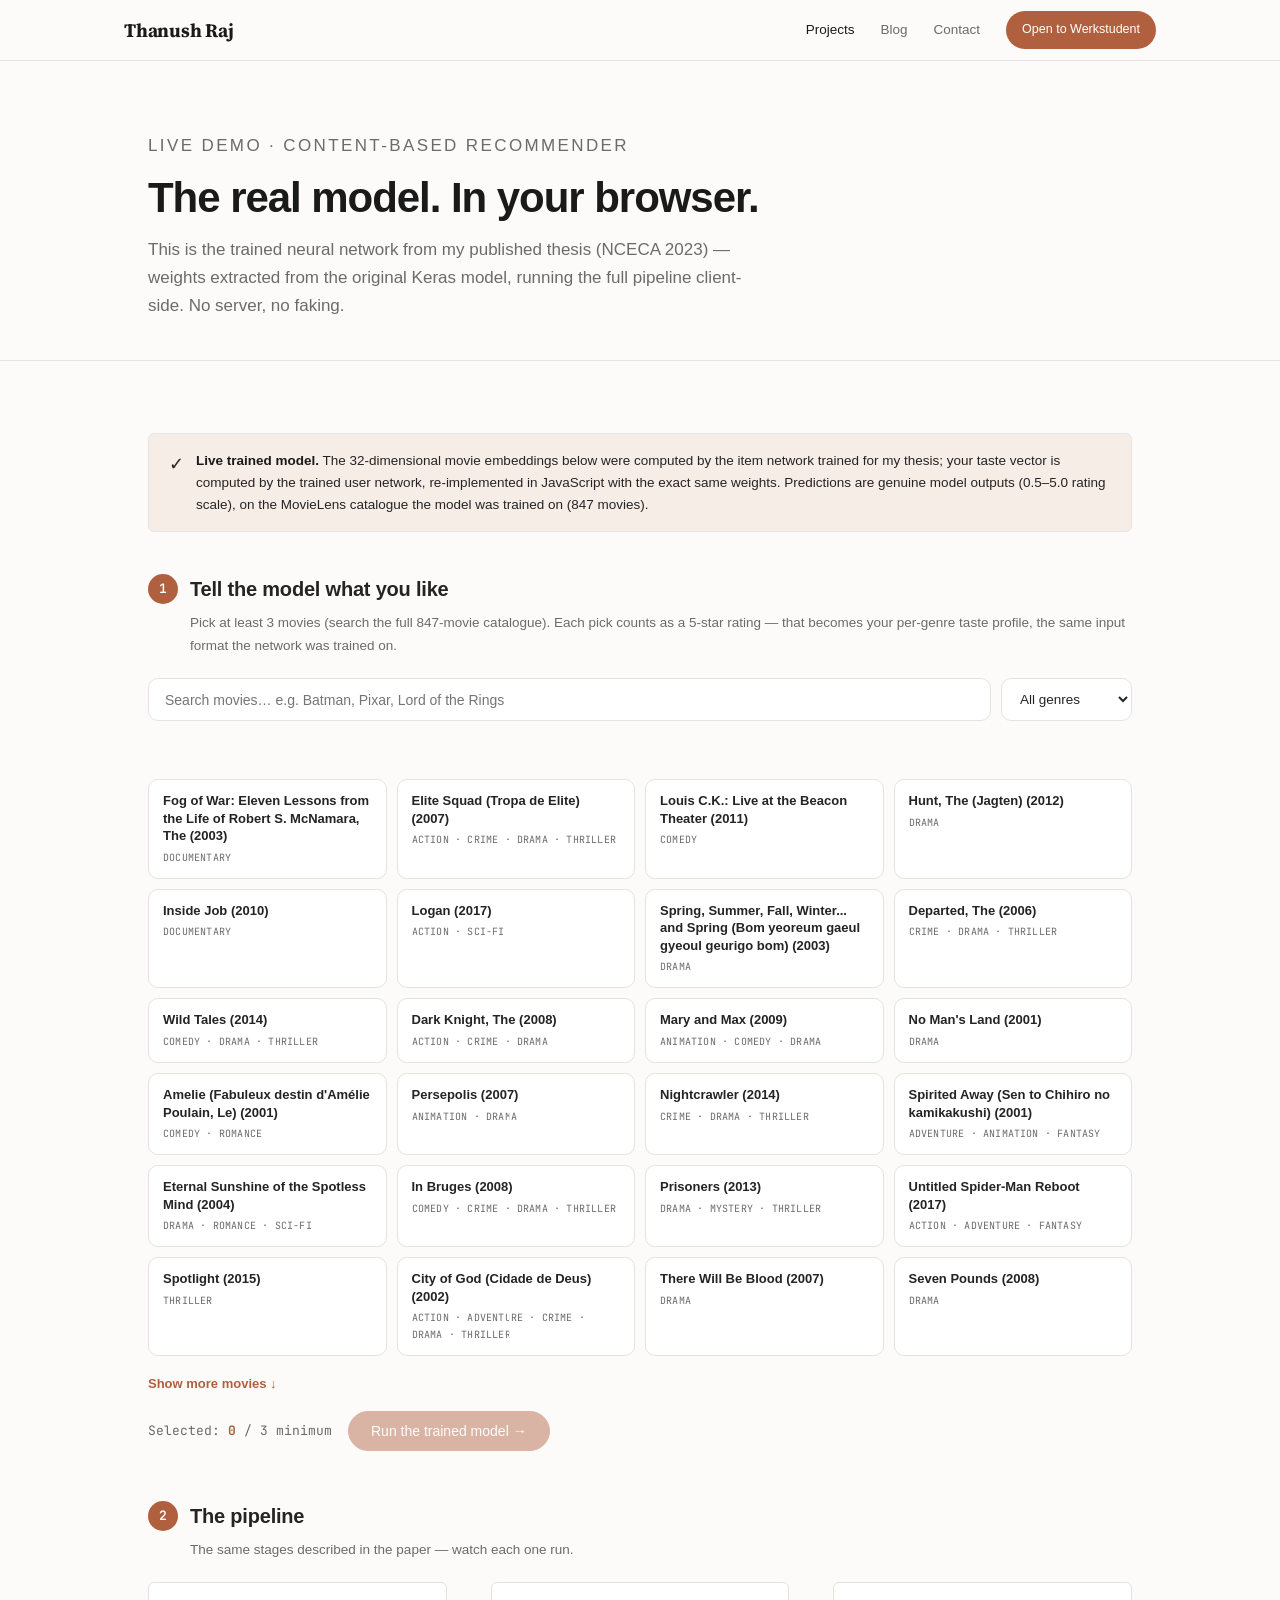
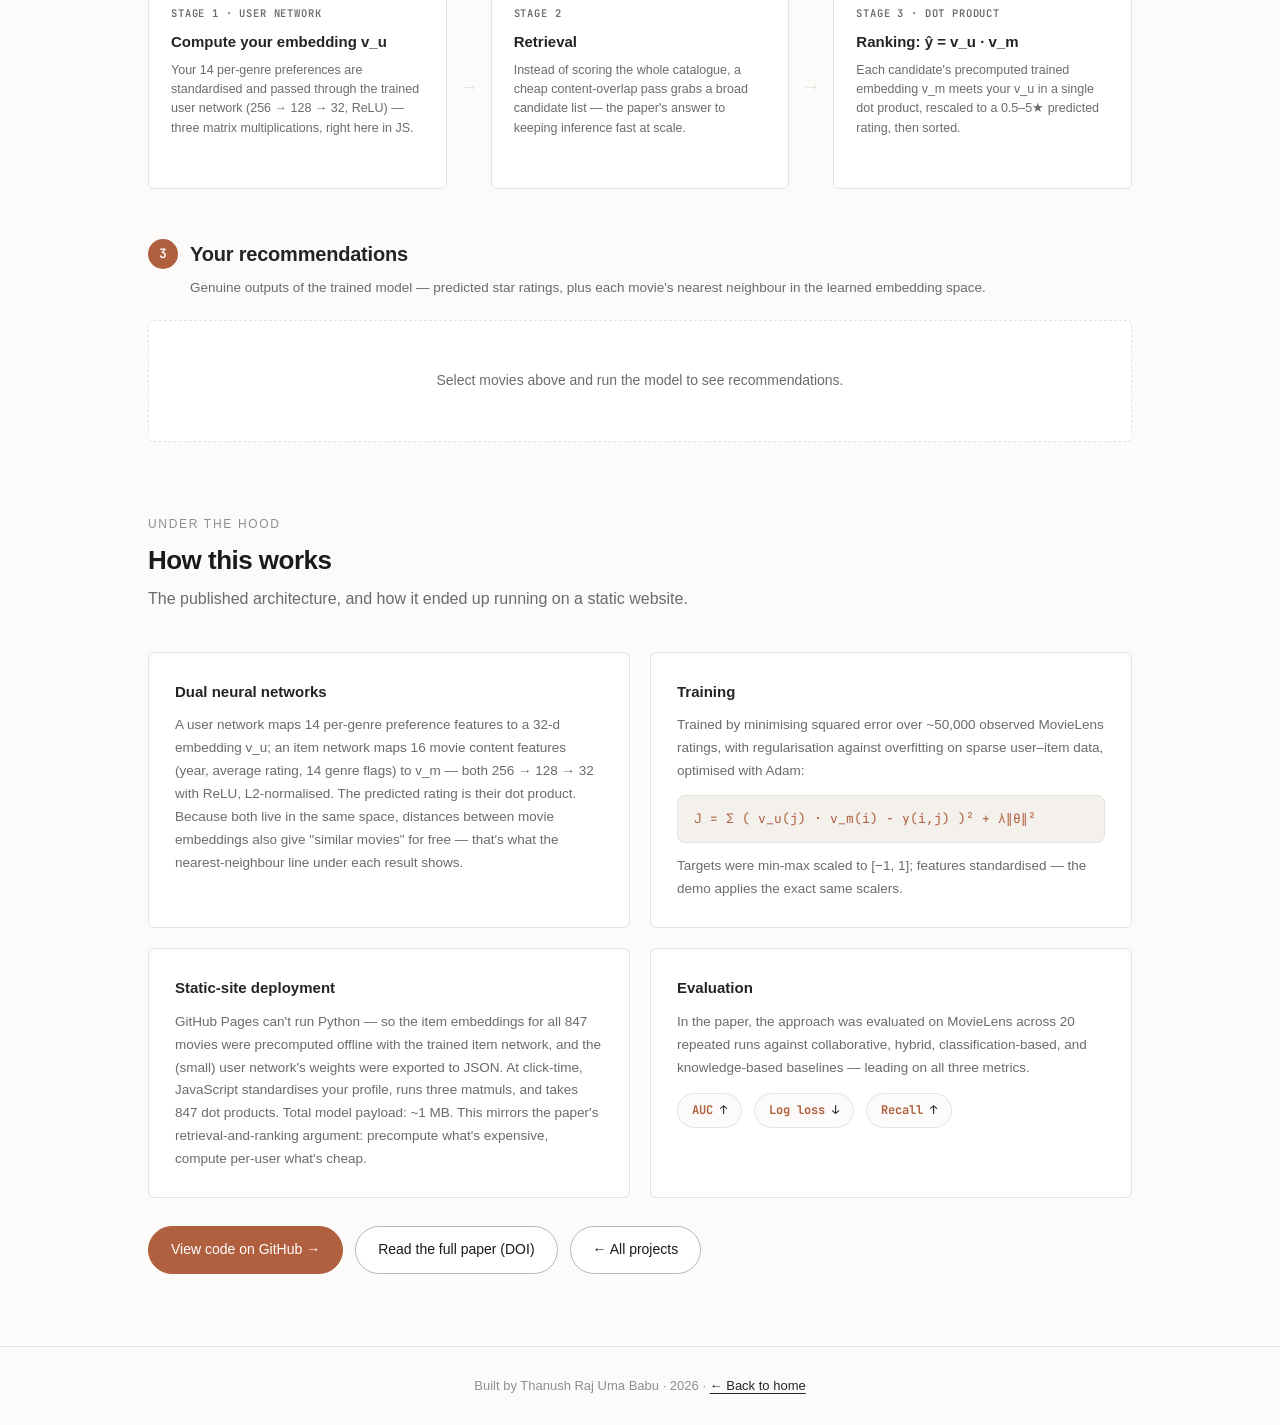
<file: demo/index.html>
<!DOCTYPE html>
<html lang="en">
<head>
<meta charset="UTF-8">
<meta name="viewport" content="width=device-width, initial-scale=1.0">
<link rel="icon" type="image/svg+xml" href="https://thanushthrony.github.io/favicon.svg">
<title>Recommender Demo — Thanush Raj Uma Babu</title>
<meta name="description" content="The actual trained dual-network recommender from my NCECA 2023 paper, running live in your browser.">
<link rel="preconnect" href="https://fonts.googleapis.com">
<link rel="preconnect" href="https://fonts.gstatic.com" crossorigin>
<link href="https://fonts.googleapis.com/css2?family=Inter:wght@400;500;600;700&family=Source+Serif+4:ital,opsz,wght@0,8..60,400;0,8..60,600&family=JetBrains+Mono:wght@400;500;600&display=swap" rel="stylesheet">
<link rel="stylesheet" href="style.css">
<style>
.notice-live{display:flex;gap:12px;align-items:flex-start;background:var(--mint-soft);border:1px solid #E6E6E6;border-radius:var(--radius);padding:16px 20px;margin-bottom:40px;font-size:13.5px;color:#242424;line-height:1.6;}
.notice-live strong{color:#1A1A1A;}
.step-label{display:flex;align-items:center;gap:12px;margin-bottom:6px;}
.step-circle{width:30px;height:30px;border-radius:50%;background:var(--primary);color:#fff;display:flex;align-items:center;justify-content:center;font-family:var(--mono);font-size:13px;font-weight:600;flex-shrink:0;}
.step-title{font-size:20px;font-weight:800;letter-spacing:-0.01em;}
.step-sub{font-size:13.5px;color:var(--text-secondary);margin:0 0 20px 42px;}
.picker-bar{display:flex;gap:10px;margin-bottom:14px;flex-wrap:wrap;}
.search-input{flex:1;min-width:220px;padding:12px 16px;border:1.5px solid var(--border);border-radius:10px;font-family:var(--sans);font-size:14px;background:var(--surface);color:var(--text);outline:none;transition:border-color .2s;}
.search-input:focus{border-color:var(--primary);}
.genre-select{padding:12px 14px;border:1.5px solid var(--border);border-radius:10px;font-family:var(--sans);font-size:13.5px;background:var(--surface);color:var(--text);outline:none;cursor:pointer;}
.movie-grid{display:grid;grid-template-columns:repeat(auto-fill,minmax(200px,1fr));gap:10px;margin-bottom:12px;}
.movie-chip{background:var(--surface);border:1.5px solid var(--border);border-radius:10px;padding:12px 14px;cursor:pointer;transition:all .18s;user-select:none;}
.movie-chip:hover{border-color:var(--primary);}
.movie-chip.selected{border-color:var(--mint);background:var(--mint-soft);}
.movie-chip .m-title{font-size:13px;font-weight:600;line-height:1.35;}
.movie-chip .m-genres{font-family:var(--mono);font-size:10px;color:var(--text-secondary);margin-top:4px;letter-spacing:0.02em;text-transform:uppercase;}
.movie-chip.selected .m-genres{color:#1A1A1A;}
.show-more{font-size:13px;font-weight:600;color:var(--primary);background:none;border:none;cursor:pointer;padding:8px 0;margin-bottom:12px;}
.picked-strip{display:flex;gap:8px;flex-wrap:wrap;margin-bottom:14px;min-height:30px;}
.picked-pill{display:inline-flex;align-items:center;gap:8px;font-size:12px;font-weight:600;background:var(--mint-soft);color:#1A1A1A;border:1px solid #E6E6E6;padding:5px 12px;border-radius:100px;cursor:pointer;}
.picked-pill:hover{background:#EFEFEF;}
.pick-bar{display:flex;align-items:center;gap:16px;flex-wrap:wrap;margin-bottom:48px;}
.pick-count{font-family:var(--mono);font-size:13px;color:var(--text-secondary);}
.pick-count b{color:var(--mint);}
#runBtn:disabled{opacity:0.45;cursor:not-allowed;transform:none;box-shadow:none;}

.pipeline-viz{display:grid;grid-template-columns:1fr auto 1fr auto 1fr;gap:0;align-items:stretch;margin:0 0 48px 0;}
.pstage{background:var(--surface);border:1.5px solid var(--border);border-radius:var(--radius);padding:22px;transition:border-color .3s, box-shadow .3s;}
.pstage.active{border-color:var(--primary);box-shadow:0 0 0 3px var(--primary-soft);}
.pstage.done{border-color:var(--mint);}
.pstage-tag{font-family:var(--mono);font-size:10.5px;font-weight:600;letter-spacing:0.08em;text-transform:uppercase;color:var(--text-secondary);margin-bottom:6px;}
.pstage.active .pstage-tag{color:var(--primary);}
.pstage.done .pstage-tag{color:#1A1A1A;}
.pstage-title{font-size:15px;font-weight:700;margin-bottom:6px;}
.pstage-desc{font-size:12.5px;color:var(--text-secondary);line-height:1.55;}
.pstage-stat{font-family:var(--mono);font-size:12px;color:var(--primary);margin-top:10px;font-weight:600;min-height:18px;}
.parrow{display:flex;align-items:center;padding:0 12px;color:var(--border);font-size:20px;}
.pipeline-viz .parrow.lit{color:var(--mint);}

.results{display:grid;gap:10px;}
.result-row{display:flex;align-items:center;gap:16px;background:var(--surface);border:1px solid var(--border);border-radius:10px;padding:14px 18px;opacity:0;transform:translateY(8px);transition:opacity .4s, transform .4s;}
.result-row.shown{opacity:1;transform:none;}
.result-rank{font-family:var(--mono);font-size:12px;font-weight:600;color:var(--text-secondary);min-width:24px;}
.result-info{flex:1;min-width:0;}
.result-title{font-size:14.5px;font-weight:700;}
.result-why{font-size:11.5px;color:var(--text-secondary);font-family:var(--mono);margin-top:3px;}
.result-why b{color:#1A1A1A;font-weight:600;}
.result-bar-wrap{flex:1;display:flex;align-items:center;gap:12px;min-width:150px;}
.result-bar{flex:1;height:6px;border-radius:6px;background:var(--code-bg);overflow:hidden;}
.result-fill{height:100%;border-radius:6px;background:linear-gradient(90deg,var(--primary),var(--mint));width:0;transition:width .8s cubic-bezier(.2,.8,.2,1);}
.result-score{font-family:var(--mono);font-size:13px;font-weight:600;color:var(--mint);min-width:52px;text-align:right;}
.results-empty{text-align:center;padding:48px 20px;color:var(--text-secondary);font-size:14px;background:var(--surface);border:1px dashed var(--border);border-radius:var(--radius);}

.under-hood{margin-top:72px;}
.hood-grid{display:grid;grid-template-columns:1fr 1fr;gap:20px;}
.hood-card{background:var(--surface);border:1px solid var(--border);border-radius:var(--radius);padding:26px;}
.hood-card h4{font-size:15px;font-weight:700;margin-bottom:10px;display:flex;align-items:center;gap:8px;}
.hood-card p{font-size:13.5px;color:var(--text-secondary);line-height:1.7;}
.hood-formula{font-family:var(--mono);font-size:13px;background:var(--code-bg);border:1px solid var(--border);border-radius:8px;padding:12px 16px;margin:12px 0;color:var(--violet);overflow-x:auto;}
.metric-row{display:flex;gap:12px;margin-top:14px;flex-wrap:wrap;}
.metric-pill{font-family:var(--mono);font-size:12px;padding:6px 14px;border-radius:100px;border:1px solid var(--border);background:var(--bg);}
.metric-pill b{color:var(--primary);}
@media(max-width:820px){
  .pipeline-viz{grid-template-columns:1fr;gap:8px;}
  .parrow{transform:rotate(90deg);justify-content:center;padding:4px 0;}
  .hood-grid{grid-template-columns:1fr;}
  .result-row{flex-wrap:wrap;}
  .result-bar-wrap{width:100%;flex-basis:100%;}
}
</style>
<style>
:root{--bg:#fcfbf9;--surface:#fff;--primary:#B0603F;--primary-soft:rgba(176,96,63,0.12);--mint:#B0603F;--mint-soft:#f7ede7;--violet:#B0603F;--border:#e5e3de;--border-light:#efece6;--code-bg:#f4f1ec;--sans:Helvetica,Arial,sans-serif;}
body{font-family:Helvetica,Arial,sans-serif;}
.page-hero h1,.step-title,.section-title{font-family:Helvetica,Arial,sans-serif;}
.nav,.nav.dark-page,.nav.scrolled{background:rgba(252,251,249,0.96);}
.page-hero,.section.alt,.contact-section{background:var(--bg);}
.page-hero-eyebrow{color:#B0603F;}
.nav-links .werkstudent-badge{background:#B0603F;}
.nav-links .werkstudent-badge:hover{background:#9a4f32;}
.btn-primary,.btn-blue{background:#B0603F;border-color:#B0603F;}
.btn-primary:hover,.btn-blue:hover{background:#9a4f32;}
footer,.page-hero,body{background:var(--bg);}
</style>
</head>
<body>

<nav class="nav dark-page" id="nav">
  <div class="nav-inner">
    <a href="https://thanushthrony.github.io/" class="nav-logo">Thanush Raj</a>
    <div class="nav-links" id="navLinks">
      <a href="https://thanushthrony.github.io/projects/" class="active">Projects</a>
      <a href="https://thanushthrony.github.io/blog/">Blog</a>
      <a href="https://thanushthrony.github.io/#contact">Contact</a>
      <a href="https://thanushthrony.github.io/#contact" class="werkstudent-badge">Open to Werkstudent</a>
    </div>
    <button class="nav-toggle" id="navToggle" aria-label="Menu"><span></span><span></span><span></span></button>
  </div>
</nav>

<header class="page-hero">
  <div class="wrap">
    <p class="page-hero-eyebrow">Live Demo · Content-Based Recommender</p>
    <h1>The real model. In your browser.</h1>
    <p>This is the trained neural network from my published thesis (NCECA 2023) — weights extracted from the original Keras model, running the full pipeline client-side. No server, no faking.</p>
  </div>
</header>

<section class="section">
  <div class="wrap">

    <div class="notice-live">
      <span style="font-size:18px;">✓</span>
      <div><strong>Live trained model.</strong> The 32-dimensional movie embeddings below were computed by the item network trained for my thesis; your taste vector is computed by the trained user network, re-implemented in JavaScript with the exact same weights. Predictions are genuine model outputs (0.5–5.0 rating scale), on the MovieLens catalogue the model was trained on (847 movies).</div>
    </div>

    <!-- STEP 1 -->
    <div class="step-label"><span class="step-circle">1</span><h2 class="step-title">Tell the model what you like</h2></div>
    <p class="step-sub">Pick at least 3 movies (search the full 847-movie catalogue). Each pick counts as a 5-star rating — that becomes your per-genre taste profile, the same input format the network was trained on.</p>
    <div class="picker-bar">
      <input type="text" class="search-input" id="searchInput" placeholder="Search movies… e.g. Batman, Pixar, Lord of the Rings">
      <select class="genre-select" id="genreSelect"><option value="">All genres</option></select>
    </div>
    <div class="picked-strip" id="pickedStrip"></div>
    <div class="movie-grid" id="movieGrid"></div>
    <button class="show-more" id="showMore">Show more movies ↓</button>
    <div class="pick-bar">
      <span class="pick-count" id="pickCount">Selected: <b>0</b> / 3 minimum</span>
      <button class="btn btn-primary" id="runBtn" disabled>Run the trained model →</button>
      <button class="btn btn-ghost" id="resetBtn" style="display:none;">Reset</button>
    </div>

    <!-- STEP 2 -->
    <div class="step-label"><span class="step-circle">2</span><h2 class="step-title">The pipeline</h2></div>
    <p class="step-sub">The same stages described in the paper — watch each one run.</p>
    <div class="pipeline-viz">
      <div class="pstage" id="stage1">
        <div class="pstage-tag">Stage 1 · User network</div>
        <div class="pstage-title">Compute your embedding v_u</div>
        <div class="pstage-desc">Your 14 per-genre preferences are standardised and passed through the trained user network (256 → 128 → 32, ReLU) — three matrix multiplications, right here in JS.</div>
        <div class="pstage-stat" id="stat1"></div>
      </div>
      <div class="parrow" id="arrow1">→</div>
      <div class="pstage" id="stage2">
        <div class="pstage-tag">Stage 2</div>
        <div class="pstage-title">Retrieval</div>
        <div class="pstage-desc">Instead of scoring the whole catalogue, a cheap content-overlap pass grabs a broad candidate list — the paper's answer to keeping inference fast at scale.</div>
        <div class="pstage-stat" id="stat2"></div>
      </div>
      <div class="parrow" id="arrow2">→</div>
      <div class="pstage" id="stage3">
        <div class="pstage-tag">Stage 3 · Dot product</div>
        <div class="pstage-title">Ranking: ŷ = v_u · v_m</div>
        <div class="pstage-desc">Each candidate's precomputed trained embedding v_m meets your v_u in a single dot product, rescaled to a 0.5–5★ predicted rating, then sorted.</div>
        <div class="pstage-stat" id="stat3"></div>
      </div>
    </div>

    <!-- STEP 3 -->
    <div class="step-label"><span class="step-circle">3</span><h2 class="step-title">Your recommendations</h2></div>
    <p class="step-sub">Genuine outputs of the trained model — predicted star ratings, plus each movie's nearest neighbour in the learned embedding space.</p>
    <div class="results" id="results">
      <div class="results-empty" id="resultsEmpty">Select movies above and run the model to see recommendations.</div>
    </div>

    <!-- UNDER THE HOOD -->
    <div class="under-hood">
      <p class="section-label">Under the hood</p>
      <h2 class="section-title" style="font-size:26px;">How this works</h2>
      <p class="section-desc">The published architecture, and how it ended up running on a static website.</p>
      <div class="hood-grid">
        <div class="hood-card reveal">
          <h4>Dual neural networks</h4>
          <p>A user network maps 14 per-genre preference features to a 32-d embedding v_u; an item network maps 16 movie content features (year, average rating, 14 genre flags) to v_m — both 256 → 128 → 32 with ReLU, L2-normalised. The predicted rating is their dot product. Because both live in the same space, distances between movie embeddings also give "similar movies" for free — that's what the nearest-neighbour line under each result shows.</p>
        </div>
        <div class="hood-card reveal">
          <h4>Training</h4>
          <p>Trained by minimising squared error over ~50,000 observed MovieLens ratings, with regularisation against overfitting on sparse user–item data, optimised with Adam:</p>
          <div class="hood-formula">J = Σ ( v_u(j) · v_m(i) − y(i,j) )² + λ‖θ‖²</div>
          <p>Targets were min-max scaled to [−1, 1]; features standardised — the demo applies the exact same scalers.</p>
        </div>
        <div class="hood-card reveal">
          <h4>Static-site deployment</h4>
          <p>GitHub Pages can't run Python — so the item embeddings for all 847 movies were precomputed offline with the trained item network, and the (small) user network's weights were exported to JSON. At click-time, JavaScript standardises your profile, runs three matmuls, and takes 847 dot products. Total model payload: ~1 MB. This mirrors the paper's retrieval-and-ranking argument: precompute what's expensive, compute per-user what's cheap.</p>
        </div>
        <div class="hood-card reveal">
          <h4>Evaluation</h4>
          <p>In the paper, the approach was evaluated on MovieLens across 20 repeated runs against collaborative, hybrid, classification-based, and knowledge-based baselines — leading on all three metrics.</p>
          <div class="metric-row">
            <span class="metric-pill"><b>AUC</b> ↑</span>
            <span class="metric-pill"><b>Log loss</b> ↓</span>
            <span class="metric-pill"><b>Recall</b> ↑</span>
          </div>
        </div>
      </div>
      <div style="margin-top:28px;display:flex;gap:12px;flex-wrap:wrap;">
        <a href="https://github.com/thanushthrony/movie-recommender" target="_blank" rel="noopener" class="btn btn-blue">View code on GitHub →</a>
        <a href="https://doi.org/10.5281/zenodo.7965018" target="_blank" rel="noopener" class="btn btn-ghost">Read the full paper (DOI)</a>
        <a href="https://thanushthrony.github.io/projects/" class="btn btn-ghost">← All projects</a>
      </div>
    </div>

  </div>
</section>

<footer>
  <div class="wrap"><p>Built by Thanush Raj Uma Babu · 2026 · <a href="https://thanushthrony.github.io/">← Back to home</a></p></div>
</footer>

<script src="model-data.js"></script>
<script>
const nav=document.getElementById('nav');
window.addEventListener('scroll',()=>nav.classList.toggle('scrolled',window.scrollY>40));
document.getElementById('navToggle').addEventListener('click',()=>document.getElementById('navLinks').classList.toggle('open'));
const obs=new IntersectionObserver(es=>es.forEach(e=>{if(e.isIntersecting)e.target.classList.add('visible');}),{threshold:0.1});
document.querySelectorAll('.reveal').forEach(el=>obs.observe(el));

/* ═══════════ Real trained model, in-browser ═══════════ */
const D=MODEL_DATA;
const GENRES=D.genres;

/* --- linear algebra for the user tower --- */
function matvec(W,b,x){ // W: in×out, x: in  → out
  const out=new Float64Array(b.length);
  for(let i=0;i<x.length;i++){
    const xi=x[i]; if(xi===0) continue;
    const row=W[i];
    for(let j=0;j<row.length;j++) out[j]+=xi*row[j];
  }
  for(let j=0;j<b.length;j++) out[j]+=b[j];
  return out;
}
const relu=v=>{for(let i=0;i<v.length;i++) if(v[i]<0)v[i]=0; return v;};
function userTower(x14){
  const T=D.userTower;
  let h=relu(matvec(T.W1,T.b1,x14));
  h=relu(matvec(T.W2,T.b2,h));
  let v=matvec(T.W3,T.b3,h);
  let n=0; for(let i=0;i<v.length;i++) n+=v[i]*v[i];
  n=Math.sqrt(n)||1;
  for(let i=0;i<v.length;i++) v[i]/=n;
  return v;
}
const dot=(a,b)=>{let s=0;for(let i=0;i<a.length;i++)s+=a[i]*b[i];return s;};
const unscaleY=s=>((s+1)/2)*(D.target.max-D.target.min)+D.target.min;

/* --- picker UI --- */
const grid=document.getElementById('movieGrid');
const searchInput=document.getElementById('searchInput');
const genreSelect=document.getElementById('genreSelect');
const pickedStrip=document.getElementById('pickedStrip');
const selected=new Map(); // idx -> movie
let visibleLimit=24;

GENRES.forEach(g=>{const o=document.createElement('option');o.value=g;o.textContent=g;genreSelect.appendChild(o);});

// stable "interesting first" order: by avg rating desc
const order=D.movies.map((m,i)=>i).sort((a,b)=>D.movies[b].r-D.movies[a].r);

function matches(m,q,g){
  if(g && !m.g.includes(g)) return false;
  if(q && !m.t.toLowerCase().includes(q)) return false;
  return true;
}
function renderGrid(){
  const q=searchInput.value.trim().toLowerCase();
  const g=genreSelect.value;
  grid.innerHTML='';
  let shown=0, total=0;
  for(const i of order){
    const m=D.movies[i];
    if(!matches(m,q,g)) continue;
    total++;
    if(shown>=visibleLimit) continue;
    shown++;
    const d=document.createElement('div');
    d.className='movie-chip'+(selected.has(i)?' selected':'');
    d.setAttribute('role','button');d.setAttribute('tabindex','0');
    d.innerHTML=`<div class="m-title">${m.t}</div><div class="m-genres">${m.g.replace(/\|/g,' · ')}</div>`;
    const toggle=()=>{
      if(selected.has(i)) selected.delete(i); else selected.set(i,m);
      renderGrid(); renderPicked(); updateCount();
    };
    d.addEventListener('click',toggle);
    d.addEventListener('keydown',e=>{if(e.key==='Enter'||e.key===' '){e.preventDefault();toggle();}});
    grid.appendChild(d);
  }
  document.getElementById('showMore').style.display = total>shown ? 'block':'none';
  if(total===0) grid.innerHTML='<div style="grid-column:1/-1;color:var(--text-secondary);font-size:13px;padding:16px 4px;">No matches — try a different search. The catalogue covers MovieLens titles from ~2000–2016.</div>';
}
function renderPicked(){
  pickedStrip.innerHTML='';
  selected.forEach((m,i)=>{
    const p=document.createElement('span');
    p.className='picked-pill';
    p.innerHTML=`★ ${m.t} <b>×</b>`;
    p.title='Remove';
    p.addEventListener('click',()=>{selected.delete(i);renderGrid();renderPicked();updateCount();});
    pickedStrip.appendChild(p);
  });
}
function updateCount(){
  document.getElementById('pickCount').innerHTML=`Selected: <b>${selected.size}</b> / 3 minimum`;
  document.getElementById('runBtn').disabled=selected.size<3;
}
searchInput.addEventListener('input',()=>{visibleLimit=24;renderGrid();});
genreSelect.addEventListener('change',()=>{visibleLimit=24;renderGrid();});
document.getElementById('showMore').addEventListener('click',()=>{visibleLimit+=24;renderGrid();});
renderGrid();

/* --- pipeline --- */
const sleep=ms=>new Promise(r=>setTimeout(r,ms));
document.getElementById('runBtn').addEventListener('click',runPipeline);
document.getElementById('resetBtn').addEventListener('click',()=>{
  selected.clear();renderGrid();renderPicked();updateCount();
  ['stage1','stage2','stage3'].forEach(id=>document.getElementById(id).classList.remove('active','done'));
  ['stat1','stat2','stat3'].forEach(id=>document.getElementById(id).textContent='');
  ['arrow1','arrow2'].forEach(id=>document.getElementById(id).classList.remove('lit'));
  document.getElementById('results').innerHTML='<div class="results-empty">Select movies above and run the model to see recommendations.</div>';
  document.getElementById('resetBtn').style.display='none';
  window.scrollTo({top:0,behavior:'smooth'});
});

async function runPipeline(){
  const btn=document.getElementById('runBtn');
  btn.disabled=true;
  const results=document.getElementById('results');
  results.innerHTML='';

  /* Stage 1: user profile -> trained user network */
  const s1=document.getElementById('stage1');
  s1.classList.remove('done');s1.classList.add('active');
  window.scrollTo({top:s1.getBoundingClientRect().top+window.scrollY-window.innerHeight/2+100,behavior:'smooth'});
  await sleep(750);
  // per-genre preference: liked movies count as 5★ ratings → genre average = 5.0 where present, 0 where unrated (training convention)
  const gpref=new Array(GENRES.length).fill(0);
  selected.forEach(m=>m.gv.forEach((flag,gi)=>{if(flag)gpref[gi]=5.0;}));
  // standardise with the training scaler, then run the trained tower
  const x=gpref.map((v,i)=>(v-D.userScaler.mean[i])/D.userScaler.scale[i]);
  const vu=userTower(x);
  const likedGenres=GENRES.filter((g,i)=>gpref[i]>0);
  document.getElementById('stat1').textContent=`v_u computed (32-d) · signals: ${likedGenres.slice(0,4).join(', ')}${likedGenres.length>4?'…':''}`;
  s1.classList.remove('active');s1.classList.add('done');
  document.getElementById('arrow1').classList.add('lit');

  /* Stage 2: retrieval by content overlap */
  const s2=document.getElementById('stage2');
  s2.classList.add('active');
  await sleep(750);
  const selIdx=new Set(selected.keys());
  const candidates=D.movies.map((m,i)=>{
    let ov=0; m.gv.forEach((f,gi)=>{if(f&&gpref[gi]>0)ov++;});
    return {i,ov};
  }).filter(c=>!selIdx.has(c.i)&&c.ov>0)
    .sort((a,b)=>b.ov-a.ov)
    .slice(0,80);
  document.getElementById('stat2').textContent=`${D.movies.length} movies → ${candidates.length} candidates retrieved`;
  s2.classList.remove('active');s2.classList.add('done');
  document.getElementById('arrow2').classList.add('lit');

  /* Stage 3: rank with the trained model */
  const s3=document.getElementById('stage3');
  s3.classList.add('active');
  await sleep(750);
  const ranked=candidates.map(c=>{
    const pred=Math.min(5,Math.max(0.5,unscaleY(dot(vu,D.vm[c.i]))));
    return {...c,pred};
  }).sort((a,b)=>b.pred-a.pred).slice(0,10);
  document.getElementById('stat3').textContent=`${candidates.length} dot products · sorted by predicted ★`;
  s3.classList.remove('active');s3.classList.add('done');

  /* nearest trained-embedding neighbour for each result */
  function nearest(idx){
    let best=-1,bd=Infinity;
    const v=D.vm[idx];
    for(let j=0;j<D.vm.length;j++){
      if(j===idx) continue;
      let d2=0; const u=D.vm[j];
      for(let k=0;k<32;k++){const df=v[k]-u[k];d2+=df*df;}
      if(d2<bd){bd=d2;best=j;}
    }
    return D.movies[best];
  }

  await sleep(300);
  window.scrollTo({top:results.getBoundingClientRect().top+window.scrollY-160,behavior:'smooth'});
  ranked.forEach((r,idx)=>{
    const m=D.movies[r.i];
    const nn=nearest(r.i);
    const row=document.createElement('div');
    row.className='result-row';
    const pct=Math.round(((r.pred-0.5)/4.5)*100);
    row.innerHTML=`
      <span class="result-rank">#${idx+1}</span>
      <div class="result-info">
        <div class="result-title">${m.t}</div>
        <div class="result-why">${m.g.replace(/\|/g,' · ')} &nbsp;·&nbsp; closest in embedding space: <b>${nn.t}</b></div>
      </div>
      <div class="result-bar-wrap">
        <div class="result-bar"><div class="result-fill" data-w="${pct}"></div></div>
        <span class="result-score">★ ${r.pred.toFixed(2)}</span>
      </div>`;
    results.appendChild(row);
    setTimeout(()=>{
      row.classList.add('shown');
      row.querySelector('.result-fill').style.width=row.querySelector('.result-fill').dataset.w+'%';
    },idx*120+100);
  });

  document.getElementById('resetBtn').style.display='inline-flex';
  btn.disabled=selected.size<3;
}
</script>
</body>
</html>
</file>
<file: demo/style.css>
/* ═══ Thanush Raj — minimal editorial design system ═══ */
*,*::before,*::after{box-sizing:border-box;margin:0;padding:0;}
:root{
  --bg:#FFFFFF;
  --surface:#FFFFFF;
  /* monochrome remapping — legacy color vars resolve to ink/gray so all pages restyle */
  --hero-from:#1A1A1A;
  --hero-to:#1A1A1A;
  --primary:#1A1A1A;
  --primary-soft:#F5F5F5;
  --mint:#1A1A1A;
  --mint-soft:#F5F5F5;
  --amber:#8F8F8F;
  --amber-soft:#F7F7F7;
  --coral:#8F8F8F;
  --coral-soft:#F7F7F7;
  --violet:#1A1A1A;
  --violet-soft:#F5F5F5;
  --text:#242424;
  --ink:#1A1A1A;
  --text-secondary:#6B6B6B;
  --faint:#8F8F8F;
  --border:#E6E6E6;
  --border-light:#F0F0F0;
  --code-bg:#F7F7F7;
  --radius:6px;
  --radius-lg:8px;
  --shadow:none;
  --shadow-lg:none;
  --mono:'JetBrains Mono', ui-monospace, monospace;
  --sans:'Inter', -apple-system, BlinkMacSystemFont, sans-serif;
  --serif:'Source Serif 4', Georgia, 'Times New Roman', serif;
  --max-w:1032px;
  --prose-w:680px;
  --section-py:72px;
}
html{scroll-behavior:smooth;-webkit-font-smoothing:antialiased;text-rendering:optimizeLegibility;}
body{font-family:var(--serif);color:var(--text);background:var(--bg);line-height:1.7;font-size:16px;}
a{color:inherit;text-decoration:none;}
img{max-width:100%;display:block;}
.wrap{max-width:var(--max-w);margin:0 auto;padding:0 24px;}
.prose{max-width:var(--prose-w);}

/* ─── Navigation: always light, thin rule ─── */
.nav{position:fixed;top:0;left:0;right:0;z-index:100;padding:0 24px;background:rgba(255,255,255,0.96);backdrop-filter:blur(8px);-webkit-backdrop-filter:blur(8px);border-bottom:1px solid var(--border);}
.nav.dark-page{background:rgba(255,255,255,0.96);}
.nav.scrolled{background:rgba(255,255,255,0.98);box-shadow:none;}
.nav-inner{max-width:var(--max-w);margin:0 auto;display:flex;align-items:center;justify-content:space-between;height:60px;}
.nav-logo{font-family:var(--serif);font-weight:700;font-size:19px;letter-spacing:-0.01em;color:var(--ink);}
.nav.scrolled .nav-logo{color:var(--ink);}
.nav-logo span{color:var(--ink);}
.nav-links{display:flex;gap:26px;align-items:center;}
.nav-links a{font-family:var(--sans);font-size:13.5px;font-weight:400;color:var(--text-secondary);transition:color .2s;}
.nav.scrolled .nav-links a{color:var(--text-secondary);}
.nav-links a:hover{color:var(--ink);}
.nav-links a.active{color:var(--ink);font-weight:500;}
.nav.scrolled .nav-links a.active{color:var(--ink);font-weight:500;}
.nav-links .werkstudent-badge{font-family:var(--sans);font-size:12.5px;font-weight:500;letter-spacing:0;padding:8px 16px;border-radius:99px;background:var(--ink);color:#fff !important;transition:background .2s;}
.nav-links .werkstudent-badge:hover{background:#000;transform:none;}
.nav-toggle{display:none;background:none;border:none;cursor:pointer;padding:8px;}
.nav-toggle span{display:block;width:20px;height:1.5px;margin:5px 0;background:var(--ink);}
.nav.scrolled .nav-toggle span{background:var(--ink);}

/* ─── Page hero: white, editorial ─── */
.page-hero{background:#fff;padding:132px 0 40px;border-bottom:1px solid var(--border);position:relative;overflow:visible;}
.page-hero::before{display:none;}
.page-hero-eyebrow{font-family:var(--sans);font-size:12px;font-weight:500;letter-spacing:0.14em;text-transform:uppercase;color:var(--faint);margin-bottom:14px;}
.page-hero h1{font-family:var(--sans);font-size:clamp(30px,4.6vw,42px);font-weight:700;color:var(--ink);letter-spacing:-0.025em;line-height:1.15;margin-bottom:14px;}
.page-hero p{font-size:17px;color:var(--text-secondary);max-width:600px;line-height:1.65;}

/* ─── Sections ─── */
.section{padding:var(--section-py) 0;}
.section.alt{background:#fff;border-top:1px solid var(--border);}
.section-label{font-family:var(--sans);font-size:12px;font-weight:500;letter-spacing:0.14em;text-transform:uppercase;color:var(--faint);margin-bottom:10px;}
.section-title{font-family:var(--sans);font-size:26px;font-weight:700;letter-spacing:-0.02em;margin-bottom:8px;line-height:1.25;color:var(--ink);}
.section-desc{font-size:16px;color:var(--text-secondary);max-width:600px;margin-bottom:40px;}

/* ─── Buttons: black pills ─── */
.btn{display:inline-flex;align-items:center;gap:8px;padding:11px 22px;border-radius:99px;font-family:var(--sans);font-size:14px;font-weight:500;cursor:pointer;transition:background .2s,border-color .2s,color .2s;border:1px solid var(--ink);}
.btn-primary,.btn-blue{background:var(--ink);color:#fff;}
.btn-primary:hover,.btn-blue:hover{background:#000;transform:none;box-shadow:none;}
.btn-outline{background:transparent;color:var(--ink);border:1px solid #B8B8B8;}
.btn-outline:hover{border-color:var(--ink);background:transparent;}
.btn-ghost{background:#fff;color:var(--ink);border:1px solid #B8B8B8;}
.btn-ghost:hover{border-color:var(--ink);color:var(--ink);}

/* ─── Cards → quiet bordered blocks ─── */
.card{background:#fff;border:1px solid var(--border);border-radius:var(--radius-lg);padding:26px;transition:border-color .2s;}
.card:hover{border-color:#C9C9C9;box-shadow:none;}
a.card:hover{transform:none;}
.tag{font-family:var(--sans);font-size:11px;font-weight:500;letter-spacing:0.1em;text-transform:uppercase;padding:0;border-radius:0;display:inline-block;background:none !important;}
.tag-blue,.tag-mint,.tag-violet,.tag-amber,.tag-coral{color:var(--faint);}
.tag-muted{color:var(--faint);}

/* ─── Contact & footer: quiet ─── */
.contact-section{background:#fff;color:var(--text);padding:80px 0;border-top:1px solid var(--border);position:relative;overflow:visible;}
.contact-section::before{display:none;}
.contact-inner{position:relative;text-align:center;}
.contact-section .section-label{color:var(--faint);}
.contact-section .section-title{color:var(--ink);margin-bottom:8px;font-family:var(--sans);}
.contact-section .section-desc{color:var(--text-secondary);margin:0 auto 32px;text-align:center;}
.contact-links{display:flex;justify-content:center;gap:10px;flex-wrap:wrap;}
.contact-link{display:flex;align-items:center;gap:9px;padding:11px 20px;border-radius:99px;background:#fff;border:1px solid #B8B8B8;font-family:var(--sans);font-size:14px;font-weight:400;color:var(--text);transition:border-color .2s;}
.contact-link:hover{background:#fff;border-color:var(--ink);color:var(--ink);transform:none;}
.contact-link svg{opacity:0.55;}
footer{padding:28px 0;text-align:center;font-family:var(--sans);font-size:13px;color:var(--faint);border-top:1px solid var(--border);}
footer a{color:var(--text);font-weight:400;text-decoration:underline;text-underline-offset:3px;}

/* ─── Motion: keep it still ─── */
.reveal{opacity:1;transform:none;transition:none;}
.reveal.visible{opacity:1;transform:none;}
@media (prefers-reduced-motion: reduce){
  html{scroll-behavior:auto;}
  *{animation-duration:0.001s !important;}
}

/* ─── Responsive nav ─── */
.nav-logo,.nav-links a{white-space:nowrap;}
@media(max-width:1020px){
  .nav-links{display:none;position:fixed;top:60px;left:0;right:0;background:#fff;flex-direction:column;padding:22px;gap:16px;border-bottom:1px solid var(--border);}
  .nav-links.open{display:flex;}
  .nav.scrolled .nav-links{background:#fff;}
  .nav-toggle{display:block;}
}
@media(max-width:768px){
  :root{--section-py:52px;}
  .page-hero{padding:104px 0 32px;}
  .contact-links{flex-direction:column;align-items:center;}
}
</file>
